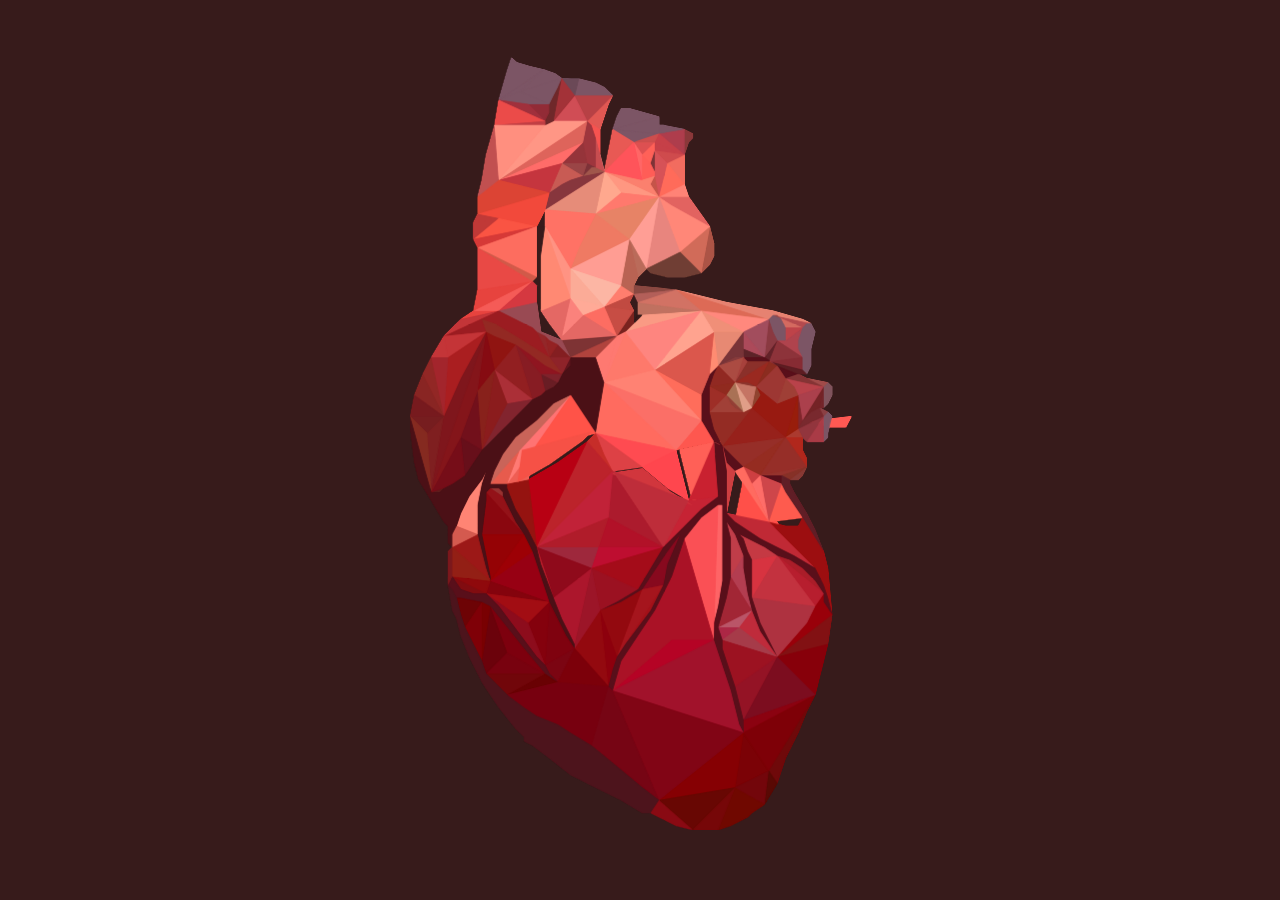
<file: json-server/traitim/index.html>
<!DOCTYPE html>
<html lang="en">
<head>
    <meta charset="UTF-8">
    <meta http-equiv="X-UA-Compatible" content="IE=edge">
    <meta name="viewport" content="width=device-width, initial-scale=1.0">
    <link rel="shortcut icon"
        href="https://static.vecteezy.com/system/resources/thumbnails/004/974/002/small/human-heart-anatomy-glyph-icon-silhouette-symbol-negative-space-isolated-illustration-vector.jpg" />
    <link rel="stylesheet" href="style.css">
    <title>Tấn Lượng</title>

</head>
<body>
    <section>
    
        <svg version="1.1" xmlns="http://www.w3.org/2000/svg" xmlns:xlink="http://www.w3.org/1999/xlink" x="0px" y="0px"
          viewBox="0 0 1194.13477 1200" style="enable-background:new 0 0 1194.13477 1200;" xml:space="preserve">
     
     <defs>
         <filter id="polycleaner" color-interpolation-filters="sRGB">
           <feComponentTransfer>
             <feFuncA type="table" tableValues="0 0.5 1 1" />
           </feComponentTransfer>
         </filter>
       </defs>
       
     <g id="low-poly" class='low-poly' stroke-width="0" stroke-linejoin="round" filter="url(#polycleaner)">
         <g filter="url(#polycleaner)">
                   <polygon class="st347" points="725.3847,693.75 787.8847,706.25 737.8847,631.25 		"/>
     
           
           <polygon class="st146" points="669.1347,675 706.6347,587.5 650.3847,600 		"/>
           <!-- Blacks-->
           <polygon class="st28" points="700.3847,543.75 700.3847,512.5 700.3847,506.25 706.6347,487.5 712.64435,475.48077 
                 700.3847,487.5 687.8847,518.75 687.8847,555.97827 688.1347,556.25 687.8847,555.97827 687.8847,556.25 706.6347,587.5 
                 719.1347,593.75 706.6347,568.75 		"/>
           <polygon class="st30" points="737.8847,631.25 750.3847,625 737.8847,612.5 719.46362,594.07892 725.3847,618.75 		"/>
           <polygon class="st68" points="581.6347,381.25 587.8656,393.71179 588.1347,393.75 587.8847,394.12128 587.8847,406.25 
                 587.8847,412.5 594.1347,400 594.1347,381.25 588.1347,368.75 587.81702,368.88538 		"/>
           <polygon class="st138" points="790.5163,468.42108 788.73035,467.23047 788.14758,468.71716 		"/>
           <polygon class="st156" points="806.8822,637.62378 806.6347,637.5 800.3847,637.5 787.8847,637.5 775.3847,637.5 806.6347,650 		
                 "/>
           <polygon class="st204" points="812.8847,493.75 813.25598,494.12128 813.36676,493.80182 813.1347,493.75 831.6347,487.5 
                 800.3847,475 		"/>
           <polygon class="st227" points="456.88455,243.77081 456.80618,243.76428 456.60971,243.79999 450.38474,256.25 444.13474,268.75 
                 456.63474,268.75 		"/>
           <polygon class="st278" points="362.87363,599.8446 362.88474,600 362.90622,599.86395 		"/>
           <polygon class="st301" points="444.13474,381.25 450.38474,393.75 450.38474,312.5 456.63474,268.75 444.13474,268.75 
                 444.13474,281.25 444.13474,300 444.13474,331.25 444.13474,343.75 437.88474,350 444.13474,356.25 		"/>
           <polygon class="st354" points="337.88474,637.5 375.38474,606.25 425.38474,556.25 444.13474,543.75 487.88474,500 
             494.13474,487.5 494.13474,475 481.63474,487.5 475.43436,499.90082 469.13474,506.25 456.63474,512.5 450.38474,518.75 
             437.83511,525.04962 362.90622,599.86395 	"/>
           <!-- Blacks-->
           
           
           
             
           
           <!-- top left -->
            <polygon class="st219" points="375.38474,393.75 350.63474,393.75 437.88474,350 356.63474,362.5 350.38474,393.75 
                 331.63474,406.25 387.88474,393.75 		"/>
           <!-- top left -->
     
     
             <polygon class="st24" points="769.1347,506.25 800.3847,475 787.8847,468.75 		"/>
           
           
             <polygon class="st25" points="719.46362,594.07892 737.8847,612.5 750.3847,625 812.8847,581.25 719.3847,593.75 		"/>
             <polygon class="st26" points="762.8847,631.25 775.3847,637.5 812.8847,581.25 750.3847,625 		"/>
             <polygon class="st27" points="719.3847,593.75 812.8847,581.25 762.8847,537.5 		"/>
             
             <polygon class="st29" points="800.3847,531.25 769.1347,506.25 775.3847,518.75 762.8847,537.5 812.8847,581.25 775.6347,518.75 
                 812.8847,581.25 831.6347,518.75 		"/>
             
             <polygon class="st31" points="831.6347,556.25 831.6347,537.5 831.6347,518.75 812.8847,581.25 831.69659,568.87378 
                 831.6347,568.75 		"/>
             <polygon class="st32" points="725.3847,618.75 719.46362,594.07892 719.1347,593.75 725.3847,631.25 725.3847,662.5 
                 725.3847,693.75 737.8847,631.25 		"/>
             
             <polygon class="st34" points="700.3847,487.5 706.77362,426.06836 706.6347,425 619.1347,481.25 687.8847,518.75 		"/>
             
             <polygon class="st35" points="800.3847,475 792.8847,470 787.8847,468.75 		"/>
             <polygon class="st36" points="806.6347,437.5 800.3847,437.5 837.8847,462.5 831.6347,450 831.6347,437.5 837.80249,418.9967 
                 812.8847,437.5 		"/>
             <polygon class="st37" points="788.14758,468.71716 788.1347,468.75 788.14758,468.71716 787.8847,468.75 792.8847,470 
                 790.5163,468.42108 		"/>
             
             <polygon class="st39" points="792.8847,470 837.8847,481.25 837.8847,475 837.8847,462.5 790.5163,468.42108 		"/>
             <polygon class="st35" points="788.73035,467.23047 790.5163,468.42108 837.8847,462.5 800.3847,437.5 		"/>
             <polygon class="st40" points="719.3847,593.75 762.8847,537.5 750.3847,543.75 700.3847,543.75 706.6347,568.75 719.1347,593.75 
                 719.46362,594.07892 		"/>
             <polygon class="st41" points="831.6347,518.75 869.1347,506.25 813.36676,493.80182 813.25598,494.12128 825.3847,506.25 		"/>
             <polygon class="st37" points="800.3847,531.25 813.25598,494.12128 812.8847,493.75 800.3847,475 769.1347,506.25 		"/>
             
             <polygon class="st43" points="831.6347,518.75 825.3847,506.25 813.25598,494.12128 800.3847,531.25 		"/>
             
             <polygon class="st8" points="544.98944,187.63501 544.8847,187.5 544.86212,187.60657 		"/>
             <polygon class="st3" points="544.86212,187.60657 544.8847,187.5 544.755,187.58264 		"/>
             <polygon class="st45" points="481.88474,175 519.1347,175 512.92609,143.95697 481.63474,175 		"/>
             <polygon class="st46" points="512.92609,143.95697 512.8847,143.75 388.49423,199.83789 481.60257,175.07507 481.63474,175 		"/>
             <polygon class="st47" points="544.8847,187.5 544.61804,187.55206 544.755,187.58264 		"/>
             <polygon class="st47" points="545.34473,187.71429 544.8847,187.5 544.98944,187.63501 		"/>
             <polygon class="st48" points="619.1347,143.75 587.8847,143.75 600.3847,162.5 		"/>
             <polygon class="st49" points="587.8847,143.75 600.3847,200 600.3847,162.5 		"/>
             <polygon class="st50" points="619.1347,187.5 612.8847,175 600.3847,162.5 600.3847,200 619.1347,193.75 		"/>
             <polygon class="st51" points="569.1347,218.75 625.30682,224.96375 545.34473,187.71429 544.98944,187.63501 		"/>
             <polygon class="st52" points="625.36481,224.97015 612.8847,206.25 600.6347,200 612.8847,206.25 619.1347,193.75 600.3847,200 
                 545.34473,187.71429 625.30682,224.96375 		"/>
             <polygon class="st8" points="456.88474,243.75 456.88455,243.77081 531.6347,250 544.86212,187.60657 544.755,187.58264 
                 456.63474,243.75 456.80618,243.76428 		"/>
             <polygon class="st53" points="494.13474,200 512.8847,193.75 481.71152,175.04608 481.60257,175.07507 462.88474,218.75 
                 481.63474,206.25 		"/>
             <polygon class="st54" points="388.49423,199.83789 388.13474,200 388.49423,199.83789 387.88474,200 462.88474,218.75 
                 481.60257,175.07507 		"/>
             <polygon class="st55" points="544.61804,187.55206 512.8847,193.75 494.13474,200 481.63474,206.25 462.88474,218.75 
                 456.63474,243.75 544.755,187.58264 		"/>
             <polygon class="st56" points="481.60257,175.07507 481.71152,175.04608 481.63474,175 		"/>
             <polygon class="st57" points="512.8847,143.75 519.1347,112.5 387.88474,200 388.49423,199.83789 		"/>
             <polygon class="st58" points="612.8847,175 619.1347,156.25 619.1347,143.75 600.3847,162.5 		"/>
             <polygon class="st59" points="481.63474,175 481.71152,175.04608 481.88474,175 		"/>
             <polygon class="st60" points="481.88474,175 481.71152,175.04608 512.8847,193.75 519.1347,175 		"/>
             <polygon class="st61" points="512.8847,193.75 525.3847,181.25 531.6347,181.25 519.1347,175 		"/>
             <polygon class="st62" points="512.8847,193.75 544.61804,187.55206 544.3847,187.5 544.15704,187.38837 544.1347,187.5 
                 544.09979,187.36035 531.6347,181.25 525.3847,181.25 		"/>
             <polygon class="st63" points="512.92609,143.95697 513.1347,143.75 512.92609,143.95697 519.1347,175 531.6347,181.25 
                 531.6347,175 531.6347,150 531.6347,137.5 525.3847,118.75 519.1347,112.5 512.8847,143.75 		"/>
             <polygon class="st64" points="581.6347,381.25 587.81702,368.88538 544.1347,387.5 587.8656,393.71179 		"/>
             <polygon class="st65" points="600.3847,400 587.8847,412.5 575.3847,425 687.8847,393.75 594.1347,400 		"/>
             <polygon class="st66" points="687.8847,393.75 594.1347,381.25 594.1347,400 		"/>
             <polygon class="st67" points="619.1347,187.5 619.1347,156.25 612.8847,175 		"/>
             <polygon class="st68" points="581.6347,381.25 587.8656,393.71179 588.1347,393.75 587.8847,394.12128 587.8847,406.25 
                 587.8847,412.5 594.1347,400 594.1347,381.25 588.1347,368.75 587.81702,368.88538 		"/>
             <polygon class="st69" points="587.81702,368.88538 588.1347,368.75 587.8847,368.58551 587.8847,368.75 		"/>
             <polygon class="st16" points="587.8847,393.75 587.8656,393.71179 544.1347,387.5 562.8847,431.25 587.8847,394.12128 		"/>
             <polygon class="st70" points="512.8847,400 562.8847,431.25 544.1347,387.5 		"/>
             <polygon class="st71" points="587.8847,406.25 587.8847,394.12128 562.8847,431.25 575.3847,425 587.8847,412.5 		"/>
             <polygon class="st72" points="481.63474,431.25 494.32669,375.25598 494.19528,375.08075 450.38474,393.75 462.88474,412.5 
                 481.52878,437.35876 481.88474,437.5 562.8847,431.25 512.8847,400 		"/>
             <polygon class="st73" points="587.8847,394.12128 588.1347,393.75 587.8656,393.71179 587.8847,393.75 		"/>
             <polygon class="st69" points="587.81702,368.88538 587.8847,368.75 587.8847,368.58551 569.1347,356.25 544.1347,387.5 		"/>
             <polygon class="st74" points="594.1347,400 587.8847,412.5 600.3847,400 		"/>
             <polygon class="st75" points="619.1347,193.75 612.8847,206.25 625.36481,224.97015 625.37903,224.97174 		"/>
             <polygon class="st76" points="625.30682,224.96375 625.3847,225 625.36481,224.97015 		"/>
             <polygon class="st76" points="625.36481,224.97015 625.3847,225 625.37903,224.97174 		"/>
             <polygon class="st76" points="625.3847,225 625.39142,224.97308 625.37903,224.97174 		"/>
             <polygon class="st77" points="619.1347,193.75 625.37903,224.97174 625.39142,224.97308 637.8847,175 619.42572,156.29156 
                 619.1347,156.25 619.1347,187.5 		"/>
             <polygon class="st78" points="494.32706,331.15387 494.13474,331.25 544.1347,387.5 569.1347,356.25 494.38474,331.25 		"/>
             <polygon class="st79" points="506.63474,300 494.23471,331 494.32706,331.15387 581.6347,287.5 531.6347,250 		"/>
             <polygon class="st80" points="494.38474,331.25 569.1347,356.25 581.6347,287.5 494.32706,331.15387 		"/>
             <polygon class="st3" points="544.98944,187.63501 544.86212,187.60657 531.6347,250 569.1347,218.75 		"/>
             <polygon class="st81" points="581.6347,287.5 625.3847,225 531.6347,250 		"/>
             <polygon class="st82" points="569.1347,218.75 531.6347,250 625.3847,225 625.30682,224.96375 		"/>
             <polygon class="st83" points="462.88474,100 462.88474,87.5 431.63474,87.5 456.42776,112.29303 456.68088,112.40765 		"/>
             <polygon class="st84" points="456.67014,918.21881 456.63474,918.75 456.83786,918.63391 		"/>
             <polygon class="st84" points="456.83786,918.63391 500.38474,893.75 487.88474,875 475.38474,850 462.88474,825 
                 456.67014,918.21881 		"/>
             <polygon class="st85" points="375.38474,793.75 369.13474,812.5 462.88474,825 		"/>
             <polygon class="st86" points="431.63474,856.25 369.13474,812.5 381.63474,825 387.88474,831.25 406.63474,856.25 
                 425.38474,881.25 444.13474,906.25 456.63474,918.75 456.67014,918.21881 		"/>
             <polygon class="st87" points="462.88474,825 369.13474,812.5 431.63474,856.25 		"/>
             <polygon class="st88" points="456.67014,918.21881 462.88474,825 431.63474,856.25 		"/>
             <polygon class="st89" points="450.38474,787.5 437.93185,750.14142 375.38474,793.75 462.88474,825 		"/>
             <polygon class="st90" points="425.63474,725 424.68246,723.94666 425.38474,725 		"/>
             <polygon class="st91" points="424.68246,723.94666 369.13474,662.5 369.13474,675 362.88474,725 425.38474,725 		"/>
             <polygon class="st92" points="437.88474,750 425.4863,725.20312 375.38474,793.75 437.93185,750.14142 		"/>
             <polygon class="st93" points="425.38474,725 362.88474,725 369.13474,756.25 375.38474,787.5 375.38474,793.75 
                 425.4863,725.20312 		"/>
             <polygon class="st94" points="363.13474,600 363.43039,599.45435 362.978,599.90674 		"/>
             <polygon class="st95" points="456.63474,243.75 456.60971,243.79999 456.80618,243.76428 		"/>
             <polygon class="st96" points="463.13474,931.25 500.38474,893.75 456.83786,918.63391 456.88474,918.75 456.83786,918.63391 
                 456.63474,918.75 462.88474,931.25 475.38474,943.75 500.38474,893.75 		"/>
             <polygon class="st97" points="456.42776,112.29303 456.63474,112.5 456.68088,112.40765 		"/>
             <polygon class="st98" points="494.13474,112.5 519.1347,112.5 500.38474,75 469.13474,112.5 481.63474,112.5 		"/>
             <polygon class="st99" points="706.8847,425 706.6347,425 706.77362,426.06836 		"/>
             <polygon class="st100" points="350.63474,393.75 375.38474,393.75 387.88474,393.75 437.88474,350 		"/>
             <polygon class="st101" points="425.4863,725.20312 425.63474,725 425.38474,725 		"/>
             <polygon class="st102" points="281.63474,575 288.05765,661.46246 306.63474,550 		"/>
             <polygon class="st103" points="494.13474,475 494.13474,468.75 494.13474,462.5 481.63474,487.5 		"/>
             <polygon class="st104" points="256.88474,550 281.63474,575 306.63474,550 		"/>
             <polygon class="st105" points="300.38474,662.5 306.63474,656.25 288.13474,662.5 		"/>
             <polygon class="st106" points="319.13474,787.5 331.63474,806.25 350.38474,812.5 369.13474,812.5 319.45572,787.53564 		"/>
             <polygon class="st107" points="787.8681,1075.13257 787.8847,1075 750.3847,1018.75 737.8847,1100 		"/>
             <polygon class="st108" points="787.94788,1075.09302 787.8847,1075 787.8681,1075.13257 		"/>
             <polygon class="st109" points="737.8847,1100 750.3847,1018.75 625.3847,1118.75 		"/>
             <polygon class="st110" points="562.8847,1068.75 600.3847,1100 625.3847,1118.75 525.3847,1037.5 		"/>
             <polygon class="st111" points="331.63474,818.75 325.38474,818.75 331.63474,843.75 337.88474,862.5 362.88474,825 		"/>
             <polygon class="st112" points="831.6347,643.75 837.8847,637.5 844.1347,625 819.1347,643.75 		"/>
             <polygon class="st113" points="337.88474,862.5 350.38474,887.5 362.88474,912.5 362.88474,825 		"/>
             <polygon class="st114" points="581.6347,93.75 569.1347,93.75 562.8847,106.25 556.6347,125 625.3847,106.25 		"/>
             <polygon class="st115" points="433.32584,31.20184 414.66769,25.71417 406.63474,18.75 400.38474,37.5 387.88474,81.25 
                 455.27658,36.68958 		"/>
             <polygon class="st116" points="412.88474,706.25 406.63474,693.75 400.38474,681.25 394.13474,668.75 375.63474,656.25 
                 375.38474,656.25 369.13474,662.5 424.68246,723.94666 		"/>
             <polygon class="st117" points="694.1347,331.25 700.3847,325 706.6347,312.5 706.6347,293.75 700.52826,269.3241 687.8847,337.5 
                         "/>
             <polygon class="st118" points="669.1347,143.75 675.3847,137.5 675.3847,131.25 662.8847,125 662.8847,162.5 		"/>
             <polygon class="st119" points="456.63474,931.25 400.38474,962.5 475.38474,943.75 		"/>
             <polygon class="st120" points="319.45572,787.53564 369.13474,812.5 375.38474,793.75 		"/>
             <polygon class="st121" points="556.92896,125.02673 587.8847,143.75 625.3847,131.25 		"/>
             <polygon class="st122" points="394.13474,662.5 387.88474,656.25 375.63474,656.25 394.13474,668.75 		"/>
             <polygon class="st123" points="356.63474,681.25 362.88474,650 369.13474,631.25 362.88474,643.75 344.13474,668.75 
                 331.63474,693.75 325.38474,712.5 356.63474,725 356.63474,700 		"/>
             <polygon class="st124" points="400.38474,900 369.13474,931.25 456.63474,931.25 		"/>
             <polygon class="st125" points="369.13474,931.25 381.63474,943.75 400.38474,962.5 456.63474,931.25 		"/>
             <polygon class="st126" points="363.13474,912.5 400.38474,900 375.38474,831.25 362.88474,912.5 369.13474,931.25 400.38474,900 
                         "/>
             <polygon class="st127" points="456.63474,931.25 425.38474,893.75 400.38474,862.5 375.38474,831.25 400.38474,900 		"/>
             <polygon class="st128" points="362.88474,825 362.88474,912.5 375.38474,831.25 		"/>
             <polygon class="st129" points="494.13474,112.5 481.63474,112.5 469.13474,112.5 456.63474,118.75 387.88474,200 519.1347,112.5 
                         "/>
             <polygon class="st130" points="737.8847,500 750.57129,462.68658 750.50909,462.62439 713.1347,475 		"/>
             <polygon class="st131" points="750.50909,462.62439 750.3847,462.5 737.8847,462.5 725.3847,468.75 713.28308,474.80078 
                 713.1347,475 		"/>
             <polygon class="st132" points="713.11945,474.88263 706.77362,426.06836 700.3847,487.5 712.64435,475.48077 712.8847,475 		"/>
             <polygon class="st133" points="756.6347,468.75 750.57129,462.68658 737.8847,500 		"/>
             <polygon class="st134" points="713.28308,474.80078 713.11945,474.88263 713.1347,475 		"/>
             <polygon class="st135" points="750.60297,462.59326 750.50909,462.62439 750.57129,462.68658 		"/>
             <polygon class="st136" points="650.3847,600 706.6347,587.5 687.8847,556.25 		"/>
             <polygon class="st137" points="800.3847,437.5 781.6347,462.5 788.73035,467.23047 		"/>
             
             <polygon class="st139" points="750.6347,462.5 750.60297,462.59326 750.8847,462.5 		"/>
             <polygon class="st134" points="713.11945,474.88263 712.8847,475 712.64435,475.48077 713.1347,475 		"/>
             <polygon class="st140" points="756.6347,500 769.1347,506.25 787.8847,468.75 738.1347,500 		"/>
             <polygon class="st141" points="750.8847,462.5 781.6347,462.5 750.3847,450 		"/>
             <polygon class="st138" points="750.60297,462.59326 750.57129,462.68658 756.6347,468.75 762.8847,468.75 775.3847,468.75 
                 787.8847,468.75 788.14758,468.71716 788.73035,467.23047 781.6347,462.5 750.8847,462.5 		"/>
             <polygon class="st142" points="781.6347,462.5 750.3847,425 750.3847,450 		"/>
             <polygon class="st99" points="713.11945,474.88263 713.28308,474.80078 750.3847,425 706.8847,425 706.77362,426.06836 		"/>
             <polygon class="st143" points="725.3847,468.75 737.8847,462.5 750.3847,462.5 750.50909,462.62439 750.60297,462.59326 
                 750.6347,462.5 750.8847,462.5 750.3847,450 750.3847,425 713.28308,474.80078 		"/>
             <polygon class="st135" points="762.8847,468.75 756.6347,468.75 737.8847,500 738.1347,500 787.8847,468.75 775.3847,468.75 		"/>
             <polygon class="st144" points="737.8847,500 700.3847,506.25 725.3847,518.75 		"/>
             <polygon class="st145" points="700.3847,506.25 700.3847,512.5 700.3847,543.75 725.3847,518.75 		"/>
             
             <polygon class="st134" points="713.1347,475 712.64435,475.48077 706.6347,487.5 700.3847,506.25 737.8847,500 		"/>
             <polygon class="st147" points="731.6347,531.25 725.3847,518.75 700.3847,543.75 750.3847,543.75 737.8847,537.5 		"/>
             <polygon class="st148" points="625.42999,224.97736 625.39142,224.97308 625.3847,225 		"/>
             <polygon class="st149" points="812.8847,712.5 831.6347,712.5 838.02118,700.21832 837.90271,700.02887 787.8847,706.25 		"/>
             <polygon class="st150" points="837.90271,700.02887 837.8847,700 812.8847,662.5 806.6347,650 787.8847,706.25 		"/>
             <polygon class="st151" points="838.1347,700 837.90271,700.02887 838.02118,700.21832 		"/>
             <polygon class="st152" points="537.8847,837.5 562.8847,825 594.1347,806.25 525.3847,775 		"/>
             
             <polygon class="st154" points="737.8847,706.25 775.3847,731.25 825.3847,756.25 856.6347,775 787.8847,706.25 725.3847,693.75 		
                 "/>
             <polygon class="st148" points="625.71997,225.22351 625.6347,225 625.3847,225 		"/>
             <polygon class="st155" points="625.6347,225 625.42999,224.97736 625.3847,225 		"/>
             
             <polygon class="st157" points="837.8847,581.25 831.69659,568.87378 812.8847,581.25 		"/>
             <polygon class="st158" points="625.3847,131.25 587.8847,143.75 619.1347,143.75 		"/>
             <polygon class="st159" points="631.6347,743.75 662.8847,712.5 687.8847,687.5 712.82629,668.79382 669.1347,675 		"/>
             <polygon class="st160" points="444.38474,743.75 525.3847,775 535.80139,743.75 		"/>
             <polygon class="st161" points="525.3847,775 631.5813,743.83905 631.6347,743.75 535.80139,743.75 		"/>
             <polygon class="st162" points="535.80139,743.75 631.6347,743.75 550.3847,700 		"/>
             <polygon class="st163" points="712.82629,668.79382 712.8847,668.75 706.6347,587.5 669.1347,675 		"/>
             <polygon class="st164" points="594.1347,806.25 631.5813,743.83905 525.3847,775 		"/>
             <polygon class="st165" points="550.3847,700 631.6347,743.75 556.85364,631.57843 		"/>
             <polygon class="st166" points="669.1347,675 650.3847,600 600.3847,625 637.8847,656.25 		"/>
             <polygon class="st167" points="556.8847,631.25 556.87585,631.34375 669.1347,675 637.8847,656.25 600.3847,625 556.6347,631.25 
                 556.87585,631.34375 		"/>
             <polygon class="st168" points="556.85364,631.57843 556.6347,631.25 444.55905,743.57526 550.3847,700 		"/>
             <polygon class="st169" points="550.3847,700 444.55905,743.57526 444.38474,743.75 535.80139,743.75 		"/>
             <polygon class="st170" points="444.13474,356.25 437.88474,350 387.88474,393.75 444.13474,381.25 		"/>
             <polygon class="st171" points="594.3385,343.5462 606.6347,331.25 581.6347,287.5 		"/>
             <polygon class="st172" points="625.71997,225.22351 625.3847,225 606.6347,331.25 656.6347,306.25 		"/>
             <polygon class="st173" points="606.6347,331.25 612.8847,337.5 637.8847,343.75 650.3847,343.75 662.8847,343.75 687.8847,337.5 
                 656.6347,306.25 		"/>
             <polygon class="st174" points="569.1347,356.25 587.8847,368.58551 587.8847,356.25 594.1347,343.75 594.3385,343.5462 
                 581.6347,287.5 		"/>
             <polygon class="st1" points="656.6347,306.25 687.8847,337.5 700.52826,269.3241 700.42859,268.92566 		"/>
             <polygon class="st175" points="594.1347,381.25 650.3847,362.5 588.1347,368.75 		"/>
             <polygon class="st176" points="588.1347,368.75 650.3847,362.5 587.8847,356.25 587.8847,368.58551 		"/>
             <polygon class="st177" points="805.0722,404.6875 837.8847,418.75 844.1347,412.5 850.3847,412.5 850.18628,412.40082 
                 802.16028,401.77557 		"/>
             <polygon class="st178" points="787.8847,406.25 650.3847,362.5 687.8847,393.75 		"/>
             <polygon class="st179" points="625.71997,225.22351 656.6347,306.25 700.42859,268.92566 700.3847,268.75 700.22144,268.52142 
                 644.1347,237.5 		"/>
             <polygon class="st180" points="687.8847,393.75 650.3847,362.5 594.1347,381.25 		"/>
             <polygon class="st181" points="794.1347,400 800.3847,400 802.16028,401.77557 850.18628,412.40082 837.8847,406.25 
                 794.1347,393.75 725.3847,381.25 650.3847,362.5 787.8847,406.25 		"/>
             <polygon class="st182" points="662.8847,162.5 662.8847,125 625.3847,131.25 		"/>
             <polygon class="st148" points="625.71997,225.22351 644.1347,237.5 700.22144,268.52142 669.1347,225 625.6347,225 		"/>
             <polygon class="st183" points="619.1347,143.75 619.1347,156.25 619.42572,156.29156 619.3847,156.25 619.42572,156.29156 
                 662.8847,162.5 619.3847,143.75 662.8847,162.5 625.3847,131.25 		"/>
             <polygon class="st184" points="556.8847,125 556.92896,125.02673 625.3847,131.25 625.3847,118.75 625.3847,106.25 556.6347,125 
                 556.92896,125.02673 		"/>
             <polygon class="st185" points="587.8847,143.75 556.92896,125.02673 556.6347,125 550.3847,156.25 544.35211,186.41302 
                 544.6347,187.5 		"/>
             <polygon class="st186" points="662.8847,125 631.6347,118.75 625.3847,118.75 625.3847,131.25 		"/>
             <polygon class="st155" points="625.6347,225 669.1347,225 662.8847,206.25 625.42999,224.97736 		"/>
             <polygon class="st76" points="625.39142,224.97308 625.42999,224.97736 662.8847,206.25 637.8847,175 		"/>
             <polygon class="st187" points="662.8847,206.25 662.8847,193.75 662.8847,181.25 662.8847,162.62378 637.8847,175 		"/>
             <polygon class="st188" points="637.8847,175 662.8847,162.62378 662.8847,162.5 619.42572,156.29156 		"/>
             <polygon class="st2" points="837.8847,418.75 837.80249,418.9967 838.1347,418.75 837.80249,418.9967 831.6347,437.5 
                 831.6347,450 837.8847,462.5 837.8847,475 837.8847,481.25 844.1347,487.5 850.3847,475 850.3847,450 856.6347,425 
                 850.3847,412.5 844.1347,412.5 		"/>
             <polygon class="st189" points="812.8847,581.25 844.1347,625 844.1347,618.75 844.1347,612.5 837.8847,600 837.8847,593.75 
                 838.12982,593.50488 837.8847,581.25 		"/>
             <polygon class="st190" points="775.3847,637.5 844.1347,625 812.8847,581.25 		"/>
             <polygon class="st191" points="787.8847,637.5 800.3847,637.5 806.6347,637.5 806.8822,637.62378 806.8847,637.5 844.1347,625 
                 775.3847,637.5 		"/>
             
             <polygon class="st47" points="544.3847,187.5 544.61804,187.55206 544.8847,187.5 545.34473,187.71429 600.3847,200 
                 587.8847,143.75 544.6347,187.5 544.35211,186.41302 544.15704,187.38837 		"/>
             
             <polygon class="st194" points="869.1347,812.86768 856.6347,831.25 844.1347,856.25 800.3847,906.25 881.60394,843.96533 
                 881.6347,843.75 869.1347,825 		"/>
             <polygon class="st195" points="831.6347,712.5 812.8847,712.5 787.8847,706.25 856.6347,775 869.1347,800 875.3847,818.75 
                 881.6347,843.75 875.3847,775 869.1347,750 838.02118,700.21832 		"/>
             
             <polygon class="st197" points="806.8822,637.62378 819.1347,643.75 844.1347,625 806.8847,637.5 		"/>
             <polygon class="st198" points="869.1347,550.37128 844.1347,587.5 869.1347,587.5 869.38269,587.25201 869.1347,556.25 		"/>
             <polygon class="st199" points="875.3847,500 844.1347,493.75 869.1347,506.25 		"/>
             <polygon class="st200" points="813.36676,493.80182 813.3847,493.75 813.36676,493.80182 869.1347,506.25 844.1347,493.75 
                 831.6347,487.5 813.1347,493.75 		"/>
             <polygon class="st201" points="869.1347,550.37128 869.3847,550 869.1347,550.37128 869.1347,556.25 869.38269,587.25201 
                 875.3847,581.25 875.3847,575 881.6347,550 875.3847,543.75 869.1347,550 		"/>
             <polygon class="st202" points="792.8847,470 800.3847,475 831.6347,487.5 844.1347,487.5 837.8847,481.25 		"/>
             <polygon class="st203" points="869.1347,518.75 869.38141,537.2533 875.3847,531.25 881.6347,518.75 881.6347,506.25 
                 875.3847,500 869.1347,506.25 		"/>
             
             
             <polygon class="st206" points="875.3847,543.75 862.8847,537.5 869.1347,550 		"/>
             
             <polygon class="st208" points="869.1347,506.25 862.8847,537.5 869.1347,537.5 869.38141,537.2533 869.1347,518.75 		"/>
             <polygon class="st209" points="275.38474,487.5 262.88474,518.75 306.63474,550 		"/>
             <polygon class="st210" points="369.13474,775 362.88474,750 356.63474,725 319.13474,743.75 375.38474,793.75 		"/>
             <polygon class="st211" points="325.38474,712.5 331.63474,693.75 344.13474,668.75 362.88474,643.75 369.13474,631.25 
                 362.88474,650 356.63474,681.25 356.63474,700 356.63474,725 362.88474,750 369.13474,775 375.38474,793.75 375.38474,787.5 
                 369.13474,756.25 362.88474,725 369.13474,675 369.13474,662.5 375.38474,656.25 375.63474,656.25 387.88474,656.25 
                 394.13474,662.5 394.13474,668.75 400.38474,681.25 406.63474,693.75 412.88474,706.25 424.68246,723.94666 425.63474,725 
                 425.4863,725.20312 437.88474,750 437.93185,750.14142 438.13474,750 437.93185,750.14142 450.38474,787.5 462.88474,825 
                 475.38474,850 487.88474,875 500.38474,893.75 500.38474,887.5 494.13474,875 481.63474,850 469.13474,818.75 450.38474,768.75 
                 444.13474,743.75 431.63474,718.75 412.88474,687.5 400.38474,656.25 400.38474,650 381.63474,650 375.38474,650 
                 381.63474,631.25 394.13474,606.25 412.88474,581.25 444.13474,556.25 469.13474,531.25 481.63474,525 494.38474,518.75 
                 531.6347,575 544.1347,500 494.63474,518.75 544.1347,500 531.6347,462.5 519.1347,481.25 500.38474,512.5 494.13474,518.75 
                 487.88474,500 444.13474,543.75 425.38474,556.25 406.63474,575 375.38474,606.25 356.63474,631.25 331.63474,662.5 
                 319.13474,687.5 313.13474,712.5 319.13474,687.5 331.63474,662.5 356.63474,631.25 375.38474,606.25 406.63474,575 
                 425.38474,556.25 444.13474,543.75 487.88474,500 494.13474,487.5 494.38474,475 494.13474,487.5 487.88474,500 494.13474,518.75 
                 500.38474,512.5 519.1347,481.25 531.6347,462.5 494.13474,462.5 494.13474,468.75 494.13474,475 481.63474,487.5 
                 475.43436,499.90082 475.63474,500 475.43436,499.90082 475.38474,500 469.13474,506.25 456.63474,512.5 450.38474,518.75 
                 437.88474,525 437.83511,525.04962 438.13474,525 437.83511,525.04962 431.63474,531.25 425.38474,537.5 419.13474,543.75 
                 400.38474,562.5 387.88474,575 375.38474,587.5 363.43039,599.45435 363.13474,600 362.978,599.90674 362.88474,600 
                 350.38474,618.75 337.88474,637.5 319.13474,650 306.63474,656.25 300.38474,662.5 288.13474,662.5 287.88474,662.5 
                 269.38474,643.75 287.88474,662.5 287.978,661.94031 256.63474,550 256.63474,568.75 262.88474,618.75 269.13474,643.75 
                 287.88474,675 306.63474,706.25 312.88474,712.5 312.88474,725 312.88474,737.5 319.13474,743.75 319.13474,725 		"/>
             <polygon class="st212" points="325.38474,712.5 319.13474,725 319.13474,743.75 356.63474,725 		"/>
             <polygon class="st213" points="600.3847,1106.25 562.8847,1081.25 525.3847,1050 512.8847,1037.5 487.88474,1025 
                 456.63474,1006.25 425.38474,993.75 406.63474,975 375.38474,950 375.63474,962.5 375.38474,950 406.63474,975 425.38474,993.75 
                 456.63474,1006.25 487.88474,1025 512.8847,1037.5 525.3847,1050 562.8847,1081.25 600.3847,1106.25 625.3847,1118.75 
                 600.3847,1100 562.8847,1068.75 525.3847,1037.5 494.13474,1018.75 475.38474,1006.25 444.13474,993.75 425.38474,981.25 
                 400.38474,962.5 381.63474,943.75 369.13474,931.25 362.88474,912.5 350.38474,887.5 337.88474,862.5 331.63474,843.75 
                 325.38474,818.75 319.13474,806.25 312.88474,800 319.13474,837.5 325.38474,850 331.63474,875 344.13474,906.25 
                 362.88474,943.75 375.38474,962.5 387.88474,981.25 412.88474,1012.5 425.38474,1025 425.38474,1031.25 437.88474,1037.5 
                 462.88474,1056.25 494.13474,1081.25 531.6347,1100 569.1347,1118.75 600.3847,1137.5 612.8847,1137.5 625.3847,1118.75 		"/>
             <polygon class="st214" points="319.13474,743.75 312.88474,750 312.88474,775 312.88474,800 319.13474,787.5 		"/>
             <polygon class="st215" points="288.05765,661.46246 281.63474,575 256.88474,550 256.63474,550 287.978,661.94031 		"/>
             <polygon class="st216" points="306.88474,431.25 362.88486,405.32404 387.88474,393.75 331.63474,406.25 306.63474,431.25 
                 287.88474,462.5 312.88474,462.5 		"/>
             <polygon class="st217" points="287.88474,462.5 275.38474,487.5 306.63474,550 		"/>
             <polygon class="st218" points="612.8847,1137.5 625.3847,1143.75 637.8847,1150 650.3847,1156.25 675.3847,1162.5 
                 625.3847,1118.75 		"/>
             
             <polygon class="st220" points="856.6347,831.25 762.8847,818.75 775.3847,856.25 787.8847,881.25 800.3847,906.25 
                 844.1347,856.25 		"/>
             <polygon class="st221" points="306.63474,550 262.88474,518.75 256.63474,550 256.88474,550 		"/>
             <polygon class="st222" points="750.3847,1018.75 856.6347,962.5 750.3847,1000 		"/>
             <polygon class="st223" points="787.94788,1075.09302 788.1347,1075 787.94788,1075.09302 800.46692,1093.5033 806.6347,1075 
                 812.8847,1056.25 831.6347,1018.75 844.1347,987.5 856.6347,962.5 787.8847,1075 		"/>
             <polygon class="st224" points="787.8847,1075 856.6347,962.5 750.3847,1018.75 		"/>
             <polygon class="st225" points="625.3847,1118.75 675.3847,1162.5 737.8847,1100 		"/>
             <polygon class="st226" points="800.3847,906.25 875.3847,887.5 881.60394,843.96533 		"/>
             
             <polygon class="st228" points="712.8847,1162.5 731.6347,1156.25 744.1347,1150 756.6347,1143.75 762.8847,1137.5 781.6347,1125 
                 737.8847,1100 		"/>
             <polygon class="st229" points="675.3847,1162.5 687.8847,1162.5 712.8847,1162.5 737.8847,1100 		"/>
             <polygon class="st230" points="737.8847,1100 781.6347,1125 787.8681,1075.13257 		"/>
             <polygon class="st231" points="787.8681,1075.13257 781.6347,1125 800.3847,1093.75 800.46692,1093.5033 787.94788,1075.09302 		
                 "/>
             <polygon class="st232" points="462.88474,87.5 469.13474,75 475.38474,62.5 481.06876,49.31128 419.13474,68.75 		"/>
             <polygon class="st233" points="481.06876,49.31128 471.19089,42.17725 455.27658,36.68958 419.13474,68.75 		"/>
             <polygon class="st234" points="531.6347,150 531.6347,175 531.6347,181.25 544.09979,187.36035 537.8847,162.5 
                 537.8847,161.53845 531.6347,137.5 		"/>
             <polygon class="st235" points="469.13474,75 462.88474,87.5 462.88474,100 456.68088,112.40765 456.88474,112.5 
                 456.68088,112.40765 456.63474,112.5 456.63474,118.75 469.13474,112.5 481.06876,49.31128 475.38474,62.5 		"/>
             <polygon class="st236" points="462.88474,87.5 419.13474,68.75 387.88474,81.25 431.63474,87.5 		"/>
             <polygon class="st237" points="456.42776,112.29303 387.88474,81.25 381.63474,118.75 456.63474,112.5 		"/>
             <polygon class="st238" points="431.63474,87.5 387.88474,81.25 456.42776,112.29303 		"/>
             <polygon class="st239" points="525.3847,118.75 531.6347,137.5 537.8847,161.53845 537.8847,125 537.92969,124.86511 
                 519.1347,112.5 		"/>
             <polygon class="st240" points="537.92969,124.86511 550.3847,87.5 556.6347,75 519.1347,112.5 		"/>
             <polygon class="st241" points="556.6347,75 544.1347,62.5 531.6347,56.25 506.63474,50 500.63474,75 		"/>
             <polygon class="st242" points="500.63474,75 506.63474,50 494.13474,50 481.06876,49.31128 500.38474,75 		"/>
             <polygon class="st243" points="356.63474,300 356.63474,362.5 437.88474,350 		"/>
             <polygon class="st244" points="456.63474,112.5 381.63474,118.75 456.63474,118.75 		"/>
             <polygon class="st245" points="387.88474,256.25 350.38474,287.5 444.13474,268.75 		"/>
             <polygon class="st246" points="350.38474,287.5 356.63474,300 444.13474,268.75 		"/>
             <polygon class="st247" points="444.13474,331.25 444.13474,300 444.13474,281.25 444.13474,268.75 356.63474,300 
                 444.13474,343.75 		"/>
             <polygon class="st248" points="444.13474,343.75 356.63474,300 437.88474,350 		"/>
             <polygon class="st249" points="350.63474,262.5 387.88474,256.25 356.63474,250 350.38474,262.5 350.38474,287.5 
                 387.88474,256.25 		"/>
             <polygon class="st95" points="444.13474,268.75 450.38474,256.25 456.60971,243.79999 388.13474,256.25 456.60971,243.79999 
                 456.63474,243.75 462.88474,218.75 356.63474,250 387.88474,256.25 		"/>
             <polygon class="st250" points="381.63474,118.75 369.13474,162.5 362.88474,200 356.63474,225 387.88474,200 		"/>
             <polygon class="st251" points="456.63474,118.75 381.63474,118.75 387.88474,200 		"/>
             <polygon class="st252" points="387.88474,200 356.63474,225 356.63474,250 462.88474,218.75 		"/>
             <polygon class="st253" points="856.6347,962.5 862.8847,937.5 869.1347,912.5 875.3847,887.5 800.3847,906.25 		"/>
             <polygon class="st254" points="287.88474,662.5 288.13474,662.5 288.02219,662.09814 		"/>
             <polygon class="st255" points="556.6347,631.25 544.1347,606.25 531.6347,575 519.1347,587.5 		"/>
             
             <polygon class="st257" points="356.63474,512.5 369.13474,425 288.09012,661.8996 288.13474,662.5 331.63474,581.25 		"/>
             <polygon class="st254" points="287.978,661.94031 287.88474,662.5 288.02219,662.09814 		"/>
             <polygon class="st258" points="650.3847,600 531.6347,575 600.3847,625 		"/>
             <polygon class="st259" points="544.1347,500 531.6347,575 650.3847,600 		"/>
             <polygon class="st260" points="437.88474,600 494.38474,518.75 419.13474,600 		"/>
             <polygon class="st261" points="556.6347,631.25 600.3847,625 531.6347,575 544.1347,606.25 		"/>
             <polygon class="st254" points="288.02219,662.09814 288.13474,662.5 288.09012,661.8996 		"/>
             <polygon class="st262" points="469.13474,818.75 481.63474,850 494.13474,875 500.38474,887.5 525.3847,775 		"/>
             <polygon class="st263" points="444.55905,743.57526 444.13474,743.75 444.38474,743.75 		"/>
             <polygon class="st264" points="475.38474,618.75 431.90598,643.59497 431.88474,643.75 444.13474,743.75 519.1347,587.5 		"/>
             <polygon class="st263" points="556.6347,631.25 519.1347,587.5 444.13474,743.75 444.55905,743.57526 		"/>
             <polygon class="st265" points="444.38474,743.75 469.13474,818.75 525.3847,775 		"/>
             <polygon class="st266" points="444.13474,743.75 450.38474,768.75 469.13474,818.75 444.38474,743.75 		"/>
             <polygon class="st267" points="375.38474,650 381.63474,650 400.38474,650 419.13474,600 		"/>
             <polygon class="st268" points="494.38474,518.75 481.63474,525 469.13474,531.25 444.13474,556.25 412.88474,581.25 
                 394.13474,606.25 381.63474,631.25 375.38474,650 419.13474,600 		"/>
             <polygon class="st269" points="419.13474,600 400.38474,650 437.88474,600 		"/>
             <polygon class="st90" points="431.90598,643.59497 431.63474,643.75 400.38474,650 400.38474,656.25 412.88474,687.5 
                 431.63474,718.75 444.13474,743.75 431.88474,643.75 		"/>
             <polygon class="st270" points="431.90598,643.59497 437.88474,600 400.38474,650 431.63474,643.75 		"/>
             <polygon class="st271" points="531.6347,575 494.38474,518.75 437.88474,600 		"/>
             <polygon class="st272" points="381.63474,481.25 437.88474,525 412.88474,443.75 		"/>
             <polygon class="st273" points="481.63474,487.5 494.13474,462.5 462.88474,462.5 		"/>
             <polygon class="st274" points="456.63474,512.5 469.13474,506.25 475.38474,500 475.43436,499.90082 450.38474,487.5 		"/>
             <polygon class="st275" points="431.63474,456.25 412.88474,443.75 450.38474,487.5 481.63474,487.5 456.63474,475 		"/>
             <polygon class="st276" points="475.43436,499.90082 481.63474,487.5 450.38474,487.5 		"/>
             <polygon class="st277" points="412.88474,443.75 437.88474,525 450.38474,518.75 456.63474,512.5 450.38474,487.5 		"/>
             <polygon class="st254" points="288.13474,662.5 306.63474,656.25 319.13474,650 337.88474,637.5 331.63474,581.25 		"/>
             
             <polygon class="st279" points="400.38474,531.25 437.83511,525.04962 437.88474,525 381.63474,481.25 		"/>
             <polygon class="st280" points="363.43039,599.45435 375.38474,587.5 387.88474,575 400.38474,562.5 419.13474,543.75 
                 425.38474,537.5 431.63474,531.25 437.83511,525.04962 400.38474,531.25 		"/>
     
     
          
     
     
     
             <polygon class="st94" points="381.63474,481.25 362.90622,599.86395 362.978,599.90674 363.43039,599.45435 400.38474,531.25 		
                 "/>
             <polygon class="st281" points="331.63474,581.25 337.88474,637.5 350.38474,618.75 362.88474,600 362.87363,599.8446 		"/>
             <polygon class="st282" points="575.3847,425 544.1347,500 619.1347,481.25 		"/>
             <polygon class="st283" points="687.8847,555.97827 619.1347,481.25 544.1347,500 687.8847,556.25 		"/>
             <polygon class="st284" points="562.8847,431.25 544.1347,500 575.3847,425 		"/>
             <polygon class="st285" points="481.63474,450 475.53354,443.8988 462.88474,462.5 494.13474,462.5 487.88474,456.25 		"/>
             <polygon class="st284" points="531.6347,462.5 544.1347,500 562.8847,431.25 		"/>
             <polygon class="st286" points="481.52878,437.35876 450.38474,425 438.13474,418.75 450.38474,425 444.13474,381.25 
                 387.88474,393.75 400.38474,400 412.88474,406.25 425.38474,412.5 437.88474,418.75 444.13474,425 456.63474,431.25 
                 462.88474,437.5 475.38474,443.75 475.53354,443.8988 475.63474,443.75 475.53354,443.8988 481.63474,450 487.88474,456.25 
                 494.13474,462.5 481.63474,437.5 		"/>
             <polygon class="st287" points="481.88474,437.5 481.52878,437.35876 481.63474,437.5 494.13474,462.5 562.8847,431.25 		"/>
             <polygon class="st288" points="494.13474,462.5 531.6347,462.5 562.8847,431.25 		"/>
             <polygon class="st289" points="762.97089,837.71552 762.8847,837.5 712.8847,862.5 744.1347,862.5 		"/>
             <polygon class="st290" points="412.88474,443.75 381.63474,431.25 369.13474,425 381.63474,481.25 		"/>
             <polygon class="st291" points="362.88474,406.25 381.63474,412.5 412.88474,431.25 462.88474,462.5 444.13474,425 
                 363.13474,406.25 444.13474,425 437.88474,418.75 425.38474,412.5 412.88474,406.25 400.38474,400 387.88474,393.75 
                 362.88486,405.32404 306.88474,431.25 369.13474,425 		"/>
             <polygon class="st292" points="306.88474,431.25 312.88474,462.5 369.13474,425 		"/>
             <polygon class="st293" points="475.53354,443.8988 475.38474,443.75 462.88474,437.5 456.63474,431.25 462.88474,462.5 		"/>
             <polygon class="st294" points="731.6347,787.5 725.3847,818.75 712.8847,862.5 762.8847,837.5 		"/>
             <polygon class="st295" points="456.63474,431.25 444.13474,425 462.88474,462.5 		"/>
             <polygon class="st296" points="744.1347,975 750.3847,1000 800.3847,906.25 737.8847,950 		"/>
             <polygon class="st297" points="737.8847,725 725.3847,706.25 731.6347,731.25 731.6347,787.5 750.3847,756.25 		"/>
             <polygon class="st298" points="756.6347,812.5 750.3847,775 750.3847,756.25 731.6347,787.5 762.8847,837.5 		"/>
             <polygon class="st299" points="331.63474,581.25 362.87363,599.8446 356.63474,512.5 		"/>
             <polygon class="st300" points="719.1347,893.75 725.3847,912.5 737.8847,950 800.3847,906.25 719.1347,881.25 		"/>
             
             <polygon class="st302" points="856.6347,793.75 837.8847,775 819.1347,762.5 800.3847,756.25 868.8371,812.05359 		"/>
             <polygon class="st303" points="362.88474,600 362.978,599.90674 362.90622,599.86395 		"/>
             <polygon class="st304" points="762.8847,762.5 762.8847,781.25 762.8847,818.75 800.3847,756.25 		"/>
             <polygon class="st305" points="869.1347,812.86768 869.1347,812.5 868.8371,812.05359 800.3847,756.25 856.6347,831.25 		"/>
             <polygon class="st306" points="781.6347,743.75 744.1347,725 750.3847,731.25 756.6347,750 762.8847,762.5 800.3847,756.25 		"/>
             <polygon class="st307" points="712.8847,862.5 719.1347,881.25 744.1347,862.5 		"/>
             <polygon class="st308" points="719.1347,881.25 800.3847,906.25 744.1347,862.5 		"/>
             <polygon class="st309" points="775.3847,868.75 762.97089,837.71552 744.1347,862.5 800.3847,906.25 787.8847,887.5 		"/>
             <polygon class="st310" points="644.1347,881.25 556.6347,956.25 706.6347,881.25 		"/>
             <polygon class="st311" points="538.1347,837.5 562.8847,906.25 600.3847,806.25 569.1347,825 537.8847,837.5 500.38474,893.75 
                 550.3847,950 		"/>
             <polygon class="st312" points="369.13474,425 312.88474,462.5 306.63474,550 331.63474,493.75 		"/>
             <polygon class="st313" points="550.3847,950 556.6347,925 562.8847,906.25 538.1347,837.5 		"/>
             <polygon class="st314" points="500.38474,893.75 475.38474,943.75 550.3847,950 		"/>
             <polygon class="st315" points="288.09012,661.8996 288.05765,661.46246 287.978,661.94031 288.02219,662.09814 		"/>
             <polygon class="st316" points="637.8847,768.75 656.6347,725 637.8847,750 600.3847,806.25 631.6347,800 		"/>
             <polygon class="st317" points="475.38474,943.75 400.38474,962.5 425.38474,981.25 444.13474,993.75 475.38474,1006.25 
                 494.13474,1018.75 525.3847,1037.5 550.3847,950 		"/>
             <polygon class="st318" points="575.3847,887.5 612.8847,837.5 631.6347,800 562.8847,906.25 		"/>
             <polygon class="st319" points="369.13474,425 331.63474,493.75 306.63474,550 288.05765,661.46246 288.09012,661.8996 		"/>
             <polygon class="st320" points="731.6347,956.25 712.8847,900 706.6347,881.25 556.6347,956.25 750.3847,1018.75 744.1347,1006.25 
                         "/>
             <polygon class="st321" points="569.3847,912.5 644.1347,881.25 706.6347,881.25 662.8847,731.25 644.1347,787.5 619.1347,837.5 
                 594.1347,875 569.1347,912.5 556.6347,956.25 644.1347,881.25 		"/>
             <polygon class="st322" points="706.6347,868.75 706.6347,856.25 707.5686,852.51434 713.1347,681.25 712.8847,681.25 
                 687.8847,700 662.8847,731.25 706.6347,881.25 		"/>
             <polygon class="st323" points="525.3847,775 500.38474,887.5 500.38474,893.75 537.8847,837.5 		"/>
             <polygon class="st324" points="712.8847,831.25 719.1347,793.75 719.1347,756.25 719.1347,712.5 719.1347,681.25 713.1347,681.25 
                 707.5686,852.51434 		"/>
             <polygon class="st110" points="550.3847,950 525.3847,1037.5 625.3847,1118.75 556.6347,956.25 		"/>
             <polygon class="st325" points="381.63474,481.25 369.13474,425 356.63474,512.5 		"/>
             <polygon class="st326" points="625.3847,1118.75 750.3847,1018.75 556.6347,956.25 		"/>
             <polygon class="st327" points="362.87363,599.8446 362.90622,599.86395 381.63474,481.25 356.63474,512.5 		"/>
             
             <polygon class="st329" points="706.6347,868.75 706.6347,881.25 707.5686,852.51434 706.6347,856.25 		"/>
             
             <polygon class="st330" points="869.1347,812.86768 869.3847,812.5 868.8371,812.05359 869.1347,812.5 		"/>
             <polygon class="st331" points="412.88474,431.25 381.63474,412.5 362.88474,406.25 369.13474,425 381.63474,431.25 
                 412.88474,443.75 431.63474,456.25 456.63474,475 481.63474,487.5 462.88474,462.5 		"/>
             <polygon class="st332" points="800.3847,437.5 806.6347,437.5 812.8847,437.5 812.8847,431.25 812.8847,418.75 806.6347,406.25 
                 805.0722,404.6875 794.1347,400 787.8847,406.25 794.1347,425 		"/>
             <polygon class="st333" points="802.16028,401.77557 794.1347,400 805.0722,404.6875 		"/>
             <polygon class="st334" points="800.3847,400 794.1347,400 802.16028,401.77557 		"/>
             <polygon class="st335" points="312.88474,462.5 287.88474,462.5 306.63474,550 		"/>
             <polygon class="st336" points="455.27658,36.68958 387.88474,81.25 419.13474,68.75 		"/>
             <polygon class="st337" points="500.38474,75 481.06876,49.31128 469.13474,112.5 		"/>
             <polygon class="st338" points="500.38474,75 519.1347,112.5 556.6347,75 500.63474,75 		"/>
             <polygon class="st339" points="581.6347,287.5 606.6347,331.25 625.3847,225 		"/>
             <polygon class="st340" points="738.1347,500 737.8847,500 738.17273,500.05762 		"/>
             <polygon class="st341" points="725.3847,518.75 750.3847,543.75 737.8847,500 		"/>
             <polygon class="st342" points="731.6347,531.25 737.8847,537.5 750.3847,543.75 725.3847,518.75 		"/>
             <polygon class="st343" points="762.8847,537.5 769.1347,506.25 738.17273,500.05762 		"/>
             <polygon class="st344" points="737.8847,500 750.3847,543.75 762.8847,537.5 738.17273,500.05762 		"/>
             <polygon class="st345" points="775.3847,518.75 769.1347,506.25 762.8847,537.5 		"/>
             <polygon class="st340" points="738.1347,500 738.17273,500.05762 769.1347,506.25 756.6347,500 		"/>
             <polygon class="st346" points="687.8847,556.25 544.1347,500 650.3847,600 		"/>
             <polygon class="st348" points="556.87585,631.34375 556.6347,631.25 556.85364,631.57843 		"/>
             <polygon class="st349" points="556.87585,631.34375 556.85364,631.57843 631.6347,743.75 669.1347,675 		"/>
             <polygon class="st350" points="631.6347,800 600.3847,806.25 562.8847,906.25 		"/>
             <polygon class="st351" points="319.45572,787.53564 319.38474,787.5 319.45572,787.53564 375.38474,793.75 319.13474,743.75 
                 319.13474,787.5 		"/>
             <polygon class="st352" points="800.3847,756.25 762.8847,818.75 856.6347,831.25 		"/>
             <polygon class="st353" points="750.3847,1000 856.6347,962.5 800.3847,906.25 		"/>
     
             <polygon class="st328" points="325.38474,818.75 331.63474,818.75 362.88474,825 375.38474,831.25 400.38474,862.5 
                 425.38474,893.75 456.63474,931.25 475.38474,943.75 462.88474,931.25 456.63474,918.75 444.13474,906.25 425.38474,881.25 
                 406.63474,856.25 387.88474,831.25 381.63474,825 369.13474,812.5 350.38474,812.5 331.63474,806.25 319.13474,787.5 
                 312.88474,800 319.13474,806.25 		"/>
     
             <polygon class="st328" points="869.1347,800 856.6347,775 825.3847,756.25 775.3847,731.25 737.8847,706.25 725.3847,693.75 
                 725.3847,662.5 725.3847,631.25 719.1347,593.75 706.6347,587.5 712.8847,668.75 712.82629,668.79382 713.1347,668.75 
                 712.82629,668.79382 687.8847,687.5 662.8847,712.5 631.6347,743.75 631.5813,743.83905 631.8847,743.75 631.5813,743.83905 
                 594.1347,806.25 562.8847,825 537.8847,837.5 569.1347,825 600.3847,806.25 637.8847,750 656.6347,725 637.8847,768.75 
                 631.6347,800 612.8847,837.5 575.3847,887.5 562.8847,906.25 556.6347,925 550.3847,950 556.6347,956.25 569.1347,912.5 
                 594.1347,875 619.1347,837.5 644.1347,787.5 662.8847,731.25 687.8847,700 712.8847,681.25 713.1347,681.25 719.1347,681.25 
                 719.1347,712.5 719.1347,756.25 719.1347,793.75 712.8847,831.25 707.5686,852.51434 706.6347,881.25 712.8847,900 
                 731.6347,956.25 744.1347,1006.25 750.3847,1018.75 750.3847,1000 744.1347,975 737.8847,950 725.3847,912.5 719.1347,893.75 
                 719.1347,881.25 712.8847,862.5 725.3847,818.75 731.6347,787.5 731.6347,731.25 725.3847,706.25 737.8847,725 750.3847,756.25 
                 750.3847,775 756.6347,812.5 762.8847,837.5 762.97089,837.71552 763.1347,837.5 762.97089,837.71552 775.3847,868.75 
                 787.8847,887.5 800.3847,906.25 787.8847,881.25 775.3847,856.25 762.8847,818.75 762.8847,781.25 762.8847,762.5 756.6347,750 
                 750.3847,731.25 744.1347,725 781.6347,743.75 800.3847,756.25 819.1347,762.5 837.8847,775 856.6347,793.75 868.8371,812.05359 
                 869.3847,812.5 869.1347,812.86768 869.1347,825 881.6347,843.75 875.3847,818.75 		"/>
     
     <polygon class="st1" points="700.42859,268.92566 700.6347,268.75 700.22144,268.52142 700.3847,268.75 		"/>
             <polygon class="st2" points="850.6347,412.5 850.18628,412.40082 850.3847,412.5 		"/>
             <polygon class="st3" points="544.15704,187.38837 544.09979,187.36035 544.1347,187.5 		"/>
             <polygon class="st4" points="700.52826,269.3241 700.6347,268.75 700.42859,268.92566 		"/>
             <polygon class="st5" points="544.09979,187.36035 544.15704,187.38837 544.35211,186.41302 537.8847,161.53845 537.8847,162.5 		
                 "/>
             <polygon class="st6" points="494.32706,331.15387 494.23471,331 494.13474,331.25 		"/>
             <polygon class="st7" points="619.1347,481.25 687.8847,393.75 575.3847,425 		"/>
             <polygon class="st8" points="456.80618,243.76428 456.88455,243.77081 456.88474,243.75 		"/>
             <polygon class="st9" points="706.6347,425 687.8847,393.75 619.1347,481.25 		"/>
             <polygon class="st10" points="619.1347,481.25 687.8847,555.97827 687.8847,518.75 		"/>
             <polygon class="st11" points="800.3847,437.5 794.1347,425 787.8847,406.25 781.6347,462.5 		"/>
             <polygon class="st12" points="812.8847,418.75 837.8847,418.75 805.0722,404.6875 806.6347,406.25 		"/>
             <polygon class="st13" points="787.8847,406.25 687.8847,393.75 750.3847,425 		"/>
             <polygon class="st14" points="781.6347,462.5 787.8847,406.25 750.3847,425 		"/>
             <polygon class="st15" points="706.8847,425 750.3847,425 687.8847,393.75 706.6347,425 		"/>
             <polygon class="st16" points="494.19528,375.08075 494.32669,375.25598 494.38474,375 		"/>
             <polygon class="st17" points="494.13474,374.29169 494.13474,331.25 494.23471,331 456.88474,268.75 		"/>
             <polygon class="st18" points="494.13474,375 494.13474,374.29169 456.88474,268.75 456.63474,268.75 450.38474,312.5 
                 450.38474,393.75 494.19528,375.08075 		"/>
             <polygon class="st6" points="494.23471,331 506.63474,300 531.6347,250 456.88455,243.77081 456.63474,268.75 456.88474,268.75 		
                 "/>
             <polygon class="st19" points="450.38474,393.75 444.13474,381.25 450.38474,425 450.38474,412.5 		"/>
             <polygon class="st20" points="481.63474,431.25 512.8847,400 494.32669,375.25598 		"/>
             <polygon class="st19" points="450.38474,393.75 450.38474,412.5 450.38474,425 481.52878,437.35876 462.88474,412.5 		"/>
             <polygon class="st21" points="494.38474,375 544.1347,387.5 494.13474,331.25 494.13474,374.29169 		"/>
             <polygon class="st22" points="812.8847,431.25 812.8847,437.5 837.80249,418.9967 837.8847,418.75 812.8847,418.75 		"/>
             <polygon class="st23" points="494.13474,374.29169 494.13474,375 494.19528,375.08075 494.38474,375 		"/>
             <polygon class="st23" points="494.32669,375.25598 512.8847,400 544.1347,387.5 494.38474,375 		"/>
           <polygon class="st74" points="594.1347,400 587.8847,412.5 600.3847,400 		"/>
           
           
     
     <polygon class="st32" points="750.3847,625 762.8847,650 775.3847,637.5 762.8847,631.25 		"/>
           <polygon class="st33" points="787.8847,706.25 775.3847,637.5 762.8847,650 		"/>
           <polygon class="st38" points="831.6347,537.5 831.6347,556.25 831.6347,568.75 831.69659,568.87378 831.8847,568.75 
                 837.8847,556.25 831.6347,518.75 		"/>
           <polygon class="st42" points="837.8847,556.25 869.1347,506.25 831.6347,518.75 		"/>
           <polygon class="st44" points="750.3847,625 737.8847,631.25 787.8847,706.25 762.8847,650 		"/>
           <polygon class="st153" points="806.6347,650 775.3847,637.5 787.8847,706.25 		"/>
           <polygon class="st192" points="838.12982,593.50488 844.1347,587.5 837.8847,581.25 		"/>
           <polygon class="st193" points="869.1347,550 831.8847,568.75 831.69659,568.87378 837.8847,581.25 844.1347,587.5 
                 869.1347,550.37128 		"/>
           <polygon class="st205" points="837.8847,556.25 831.8847,568.75 869.1347,550 862.8847,537.5 850.3847,543.75 		"/>
           <polygon class="st207" points="837.8847,556.25 850.3847,543.75 862.8847,537.5 869.1347,506.25 		"/>
           <polygon class="st196" points="806.6347,650 812.8847,662.5 837.8847,700 837.90271,700.02887 838.1347,700 838.02118,700.21832 
                 869.1347,750 856.6347,718.75 844.1347,693.75 825.3847,662.5 819.1347,650 819.1347,643.75 806.8822,637.62378 		"/>
           
           <!-- top right -->
     
     <polygon class="st256" points="431.90598,643.59497 475.38474,618.75 519.1347,587.5 531.6347,575 437.88474,600 		"/>
         </g>
         
         <path class="st355" d="M363.13474,943.75"/>
         <path class="st355" d="M362.88474,943.75"/>
         <path class="st131" d="M750.3847,462.5L750.3847,462.5L750.3847,462.5z"/>
         <polyline class="st133" points="749.00262,464.39771 749.79279,461.56708 752.13806,463.33813 	"/>
     </g>
     </svg>
     
       
     
     
     </section>
</body>
</html>
</file>
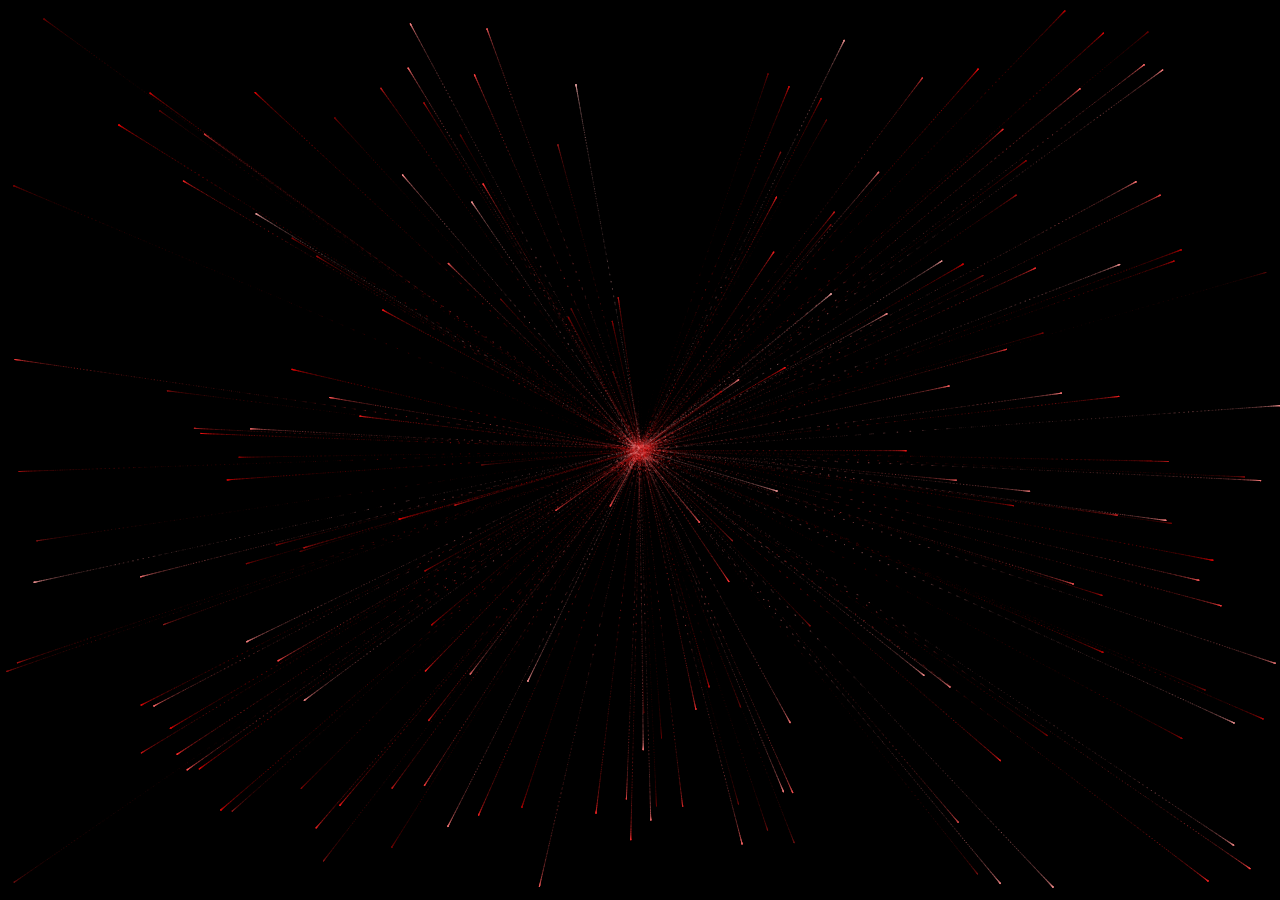
<file: json-server/traitim/heart.html>
<!DOCTYPE html>
<html lang="en">
<head>
    <meta charset="UTF-8">
    <meta http-equiv="X-UA-Compatible" content="IE=edge">
    <meta name="viewport" content="width=device-width, initial-scale=1.0">
    <link rel="shortcut icon"
        href="https://static.vecteezy.com/system/resources/thumbnails/004/974/002/small/human-heart-anatomy-glyph-icon-silhouette-symbol-negative-space-isolated-illustration-vector.jpg" />
    <title>Cát Tường</title>
    <style>
        canvas {
            position: absolute;
            left: 0;
            top: 0;
            width: 100%;
            height: 100%;
            background-color: rgba(0, 0, 0, .2);
        }
    </style>
</head>
<body>
    <canvas id="heart"></canvas>

    <script>
        window.requestAnimationFrame =
            window.__requestAnimationFrame ||
            window.requestAnimationFrame ||
            window.webkitRequestAnimationFrame ||
            window.mozRequestAnimationFrame ||
            window.oRequestAnimationFrame ||
            window.msRequestAnimationFrame ||
            (function () {
                return function (callback, element) {
                    var lastTime = element.__lastTime;
                    if (lastTime === undefined) {
                        lastTime = 0;
                    }
                    var currTime = Date.now();
                    var timeToCall = Math.max(1, 33 - (currTime - lastTime));
                    window.setTimeout(callback, timeToCall);
                    element.__lastTime = currTime + timeToCall;
                };
            })();
        window.isDevice = (/android|webos|iphone|ipad|ipod|blackberry|iemobile|opera mini/i.test(((navigator.userAgent || navigator.vendor || window.opera)).toLowerCase()));
        var loaded = false;
        var init = function () {
            if (loaded) return;
            loaded = true;
            var mobile = window.isDevice;
            var koef = mobile ? 0.5 : 1;
            var canvas = document.getElementById('heart');
            var ctx = canvas.getContext('2d');
            var width = canvas.width = koef * innerWidth;
            var height = canvas.height = koef * innerHeight;
            var rand = Math.random;
            ctx.fillStyle = "rgba(0,0,0,1)";
            ctx.fillRect(0, 0, width, height);

            var heartPosition = function (rad) {
                //return [Math.sin(rad), Math.cos(rad)];
                return [Math.pow(Math.sin(rad), 3), -(15 * Math.cos(rad) - 5 * Math.cos(2 * rad) - 2 * Math.cos(3 * rad) - Math.cos(4 * rad))];
            };
            var scaleAndTranslate = function (pos, sx, sy, dx, dy) {
                return [dx + pos[0] * sx, dy + pos[1] * sy];
            };

            window.addEventListener('resize', function () {
                width = canvas.width = koef * innerWidth;
                height = canvas.height = koef * innerHeight;
                ctx.fillStyle = "rgba(0,0,0,1)";
                ctx.fillRect(0, 0, width, height);
            });

            var traceCount = mobile ? 20 : 50;
            var pointsOrigin = [];
            var i;
            var dr = mobile ? 0.3 : 0.1;
            for (i = 0; i < Math.PI * 2; i += dr) pointsOrigin.push(scaleAndTranslate(heartPosition(i), 210, 13, 0, 0));
            for (i = 0; i < Math.PI * 2; i += dr) pointsOrigin.push(scaleAndTranslate(heartPosition(i), 150, 9, 0, 0));
            for (i = 0; i < Math.PI * 2; i += dr) pointsOrigin.push(scaleAndTranslate(heartPosition(i), 90, 5, 0, 0));
            var heartPointsCount = pointsOrigin.length;

            var targetPoints = [];
            var pulse = function (kx, ky) {
                for (i = 0; i < pointsOrigin.length; i++) {
                    targetPoints[i] = [];
                    targetPoints[i][0] = kx * pointsOrigin[i][0] + width / 2;
                    targetPoints[i][1] = ky * pointsOrigin[i][1] + height / 2;
                }
            };

            var e = [];
            for (i = 0; i < heartPointsCount; i++) {
                var x = rand() * width;
                var y = rand() * height;
                e[i] = {
                    vx: 0,
                    vy: 0,
                    R: 2,
                    speed: rand() + 5,
                    q: ~~(rand() * heartPointsCount),
                    D: 2 * (i % 2) - 1,
                    force: 0.2 * rand() + 0.7,
                    f: "hsla(0," + ~~(40 * rand() + 60) + "%," + ~~(60 * rand() + 20) + "%,.3)",
                    trace: []
                };
                for (var k = 0; k < traceCount; k++) e[i].trace[k] = { x: x, y: y };
            }

            var config = {
                traceK: 0.4,
                timeDelta: 0.01
            };

            var time = 0;
            var loop = function () {
                var n = -Math.cos(time);
                pulse((1 + n) * .5, (1 + n) * .5);
                time += ((Math.sin(time)) < 0 ? 9 : (n > 0.8) ? .2 : 1) * config.timeDelta;
                ctx.fillStyle = "rgba(0,0,0,.1)";
                ctx.fillRect(0, 0, width, height);
                for (i = e.length; i--;) {
                    var u = e[i];
                    var q = targetPoints[u.q];
                    var dx = u.trace[0].x - q[0];
                    var dy = u.trace[0].y - q[1];
                    var length = Math.sqrt(dx * dx + dy * dy);
                    if (10 > length) {
                        if (0.95 < rand()) {
                            u.q = ~~(rand() * heartPointsCount);
                        }
                        else {
                            if (0.99 < rand()) {
                                u.D *= -1;
                            }
                            u.q += u.D;
                            u.q %= heartPointsCount;
                            if (0 > u.q) {
                                u.q += heartPointsCount;
                            }
                        }
                    }
                    u.vx += -dx / length * u.speed;
                    u.vy += -dy / length * u.speed;
                    u.trace[0].x += u.vx;
                    u.trace[0].y += u.vy;
                    u.vx *= u.force;
                    u.vy *= u.force;
                    for (k = 0; k < u.trace.length - 1;) {
                        var T = u.trace[k];
                        var N = u.trace[++k];
                        N.x -= config.traceK * (N.x - T.x);
                        N.y -= config.traceK * (N.y - T.y);
                    }
                    ctx.fillStyle = u.f;
                    for (k = 0; k < u.trace.length; k++) {
                        ctx.fillRect(u.trace[k].x, u.trace[k].y, 1, 1);
                    }
                }
                //ctx.fillStyle = "rgba(255,255,255,1)";
                //for (i = u.trace.length; i--;) ctx.fillRect(targetPoints[i][0], targetPoints[i][1], 2, 2);

                window.requestAnimationFrame(loop, canvas);
            };
            loop();
        };

        var s = document.readyState;
        if (s === 'complete' || s === 'loaded' || s === 'interactive') init();
        else document.addEventListener('DOMContentLoaded', init, false);
    </script>
</body>
</html>
</file>
<file: json-server/traitim/style.css>
body {
    height: 100%;
    width: 100%;
    display: -webkit-box;
    display: -ms-flexbox;
    display: flex;
    -webkit-box-orient: vertical;
    -webkit-box-direction: normal;
        -ms-flex-direction: column;
            flex-direction: column;
    -webkit-box-pack: center;
        -ms-flex-pack: center;
            justify-content: center;
    -webkit-box-align: center;
        -ms-flex-align: center;
            align-items: center;
    
    background-color: #371B1B;
  }
  
  section {
    width: 100%;
    height: 100%; 
  }
  
  
  
  svg {
    position: fixed;
    z-index: 900;
    height: 90%;
    width: 100%;
    left: 0;
    top: 5%;
  }
  
  
  .st0{display:none;}
      .st1{fill:#D16B59;}
      .st2{fill:#7C5565;}
      .st3{fill:#FFA88E;}
      .st4{fill:#AD373E;}
      .st5{fill:#C16A66;}
      .st6{fill:#FF7265;}
      .st7{fill:#FE857F;}
      .st8{fill:#E68C79;}
      .st9{fill:#FFA38F;}
      .st10{fill:#FF6D5B;}
      .st11{fill:#8A3941;}
      .st12{fill:#D46A60;}
      .st13{fill:#FF887D;}
      .st14{fill:#A24D5D;}
      .st15{fill:#F08F78;}
      .st16{fill:#C74D44;}
      .st17{fill:#FF9383;}
      .st18{fill:#FF8973;}
      .st19{fill:transparent;}
      .st20{fill:#FB827C;}
      .st21{fill:#FBAB97;}
      .st22{fill:#BE4349;}
      .st23{fill:#FFAA97;}
      .st24{fill:#8B2C1F;}
      .st25{fill:#962E28;}
      .st26{fill:#952C21;}
      .st27{fill:#97211B;}
      .st28{fill:#590F1a;}
      .st29{fill:#981A11;}
      .st30{fill:#590F1a;}
      .st31{fill:#981D0B;}
      .st32{fill:#CE3F41;}
      .st33{fill:#FE6D68;}
      .st34{fill:#DB574C;}
      .st35{fill:#8D333A;}
      .st36{fill:#AF434D;}
      .st37{fill:#9D3733;}
      .st38{fill:#80262C;}
      .st39{fill:#872B33;}
      .st40{fill:#942C24;}
      .st41{fill:#B9424A;}
      .st42{fill:#AB404C;}
      .st43{fill:#9F3F36;}
      .st44{fill:#FF6B60;}
      .st45{fill:#95343A;}
      .st46{fill:#FF6C69;}
      .st47{fill:#FF545A;}
      .st48{fill:#DD5051;}
      .st49{fill:#FF6666;}
      .st50{fill:#FF5D57;}
      .st51{fill:#FF9781;}
      .st52{fill:#FB806E;}
      .st53{fill:#C85B54;}
      .st54{fill:#C5353E;}
      .st55{fill:#87363D;}
      .st56{fill:#AA3F3F;}
      .st57{fill:#DE645B;}
      .st58{fill:#FF6158;}
      .st59{fill:#C54947;}
      .st60{fill:#9A4546;}
      .st61{fill:#7D3238;}
      .st62{fill:#A0564B;}
      .st63{fill:#9E363D;}
      .st64{fill:#C14A41;}
      .st65{fill:#FA9A84;}
      .st66{fill:#C07160;}
      .st67{fill:#7D3337;}
      .st68{fill:transparent;}
      .st69{fill:#FF7E6E;}
      .st70{fill:#FD6D62;}
      .st71{fill:#79231F;}
      .st72{fill:#E46864;}
      .st73{fill:#AD3F34;}
      .st74{fill:#371B1B;}
      .st75{fill:#C55449;}
      .st76{fill:#FF6B5A;}
      .st77{fill:#D65257;}
      .st78{fill:#FCB6A4;}
      .st79{fill:#EF7A63;}
      .st80{fill:#FF9D93;}
      .st81{fill:#E78366;}
      .st82{fill:#FF796D;}
      .st83{fill:#922B36;}
      .st84{fill:#7F020F;}
      .st85{fill:#84030D;}
      .st86{fill:#8D0C1C;}
      .st87{fill:#A20D13;}
      .st88{fill:#84010D;}
      .st89{fill:#970013;}
      .st90{fill:#951310;}
      .st91{fill:#8A070F;}
      .st92{fill:#9D0005;}
      .st93{fill:#950205;}
      .st94{fill:#8B1C1D;}
      .st95{fill:#F2493B;}
      .st96{fill:#7B0512;}
      .st97{fill:#7B242E;}
      .st98{fill:#D04D55;}
      .st99{fill:#E78973;}
      .st100{fill:#F55B57;}
      .st101{fill:#A30114;}
      .st102{fill:#7F1F20;}
      .st103{fill:#60151D;}
      .st104{fill:#761D1F;}
      .st105{fill:#5E1C1C;}
      .st106{fill:#810C10;}
      .st107{fill:#7B0206;}
      .st108{fill:#790005;}
      .st109{fill:#860003;}
      .st110{fill:#760514;}
      .st111{fill:#6D0305;}
      .st112{fill:#883934;}
      .st113{fill:#7F0007;}
      .st114{fill:#7C5565;}
      .st115{fill:#7C5565;}
      .st116{fill:#931218;}
      .st117{fill:#AC5446;}
      .st118{fill:#8A383A;}
      .st119{fill:#690103;}
      .st120{fill:#8F090C;}
      .st121{fill:#7C5565;}
      .st122{fill:#973130;}
      .st123{fill:#FF8474;}
      .st124{fill:#78020F;}
      .st125{fill:#71060A;}
      .st126{fill:#6B020B;}
      .st127{fill:#7D000E;}
      .st128{fill:#790002;}
      .st129{fill:#FF9685;}
      .st130{fill:#AB4B42;}
      .st131{fill:#863B3C;}
      .st132{fill:#FF8C72;}
      .st133{fill:#A7413C;}
      .st134{fill:#912922;}
      .st135{fill:#8B302A;}
      .st136{fill:#FE574F;}
      .st137{fill:#632229;}
      .st138{fill:#590F1a;}
      .st139{display: none; fill:none;stroke:transparent;stroke-width:2;stroke-miterlimit:10;}
      .st140{fill:#9A2920;}
      .st141{fill:#5C2328;}
      .st142{fill:#AC4A5A;}
      .st143{fill:#783438;}
      .st144{fill:#902A1F;}
      .st145{fill:#9E2E27;}
      .st146{fill:#FF6057;}
      .st147{fill:#A14037;}
      .st148{fill:#E26360;}
      .st149{fill:#FF5953;}
      .st150{fill:#FE5B4E;}
      .st151{fill:#FF826E;}
      .st152{fill:#9B1121;}
      .st153{fill:#CE464A;}
      .st154{fill:#C02935;}
      .st155{fill:#FF8376;}
      .st156{fill:#590F1a;}
      .st157{fill:#AB3A2F;}
      .st158{fill:#CC4E4D;}
      .st159{fill:#C62334;}
      .st160{fill:#9E283C;}
      .st161{fill:#BE0E30;}
      .st162{fill:#B21128;}
      .st163{fill:#C92130;}
      .st164{fill:#A40C19;}
      .st165{fill:#AC1B2D;}
      .st166{fill:#FF464E;}
      .st167{fill:#D1363D;}
      .st168{fill:#C12238;}
      .st169{fill:#B01C2A;}
      .st170{fill:#D53840;}
      .st171{fill:#BA6B5A;}
      .st172{fill:#E8857E;}
      .st173{fill:#703E34;}
      .st174{fill:#B96353;}
      .st175{fill:#B35F59;}
      .st176{fill:#8A4841;}
      .st177{fill:#B44A4E;}
      .st178{fill:#DD6A56;}
      .st179{fill:#FF8778;}
      .st180{fill:#D27264;}
      .st181{fill:#E68271;}
      .st182{fill:#AE3D4C;}
      .st183{fill:#C64048;}
      .st184{fill:#7C5565;}
      .st185{fill:#E85954;}
      .st186{fill:#7C5565;}
      .st187{fill:#F26C5F;}
      .st188{fill:#CF4B4D;}
      .st189{fill:#B1271C;}
      .st190{fill:#962E28;}
      .st191{fill:#96332D;}
      .st192{fill:transparent;}
      .st193{fill:#92353D;}
      .st194{fill:#99000A;}
      .st195{fill:#9C0E10;}
      .st196{fill:#601E26;}
      .st197{fill:#863127;}
      .st198{fill:#A93B46;}
      .st199{fill:#A14B49;}
      .st200{fill:#853435;}
      .st201{fill:#7C5565;}
      .st202{fill:#5D1D22;}
      .st203{fill:#80535C;}
      .st204{fill:#590F1a;}
      .st205{fill:#79292E;}
      .st206{fill:#8B4044;}
      .st207{fill:#742326;}
      .st208{fill:#74252A;}
      .st209{fill:#892523;}
      .st210{fill:#9C1817;}
      .st211{fill:#4B1016;}
      .st212{fill:#D45A4F;}
      .st213{fill:#4D141C;}
      .st214{fill:#7B181C;}
      .st215{fill:#852A20;}
      .st216{fill:#C43538;}
      .st217{fill:#922725;}
      .st218{fill:#890A13;}
      .st219{fill:#E7433E;}
      .st220{fill:#AE3240;}
      .st221{fill:#771A1E;}
      .st222{fill:#8B0210;}
      .st223{fill:#6F090A;}
      .st224{fill:#7E0007;}
      .st225{fill:#680703;}
      .st226{fill:#821113;}
      .st227{fill:transparent;}
      .st228{fill:#700800;}
      .st229{fill:#760708;}
      .st230{fill:#73060B;}
      .st231{fill:#590904;}
      .st232{fill:#7C5565;}
      .st233{fill:#7C5565;}
      .st234{fill:#C74D50;}
      .st235{fill:#6F282A;}
      .st236{fill:#7C5565;}
      .st237{fill:#EB4B49;}
      .st238{fill:#A0303C;}
      .st239{fill:#F65350;}
      .st240{fill:#E15853;}
      .st241{fill:#7C5565;}
      .st242{fill:#6B4957;}
      .st243{fill:#E94945;}
      .st244{fill:#C13E43;}
      .st245{fill:#FA5443;}
      .st246{fill:#D63937;}
      .st247{fill:#FD6D5F;}
      .st248{fill:#D15A49;}
      .st249{fill:#C03937;}
      .st250{fill:#C15050;}
      .st251{fill:#FF8F7F;}
      .st252{fill:#DC4434;}
      .st253{fill:#87000A;}
      .st254{fill:#760D18;}
      .st255{fill:#C62D29;}
      .st256{fill:#F65146;}
      .st257{fill:#84151A;}
      .st258{fill:#FF4B51;}
      .st259{fill:#FF6B5F;}
      .st260{fill:#FF7373;}
      .st261{fill:#DD4145;}
      .st262{fill:#AC162C;}
      .st263{fill:#BC232B;}
      .st264{fill:#B80013;}
      .st265{fill:#8F0A1B;}
      .st266{fill:#B71E2B;}
      .st267{fill:#E75B4D;}
      .st268{fill:#C96459;}
      .st269{fill:#FF7A74;}
      .st270{fill:#EF5E54;}
      .st271{fill:#FF5348;}
      .st272{fill:#921F21;}
      .st273{fill:#8E2329;}
      .st274{fill:#691D24;}
      .st275{fill:#8F1520;}
      .st276{fill:#7E222B;}
      .st277{fill:#871C23;}
      .st278{fill:transparent;}
      .st279{fill:#AB2F37;}
      .st280{fill:#82242E;}
      .st281{fill:#670F1A;}
      .st282{fill:#FE796B;}
      .st283{fill:#FF8273;}
      .st284{fill:#FE7971;}
      .st285{fill:#841E21;}
      .st286{fill:#994A53;}
      .st287{fill:#7E3334;}
      .st288{fill:#B0433D;}
      .st289{fill:#BA5568;}
      .st290{fill:#901411;}
      .st291{fill:#9B1C21;}
      .st292{fill:#C43437;}
      .st293{fill:#942223;}
      .st294{fill:#A22635;}
      .st295{fill:#932729;}
      .st296{fill:#941325;}
      .st297{fill:#C03D49;}
      .st298{fill:#B33D50;}
      .st299{fill:#72101B;}
      .st300{fill:#9C1221;}
      .st301{fill:#371B1B;}
      .st302{fill:#AB1D29;}
      .st303{fill:#541017;}
      .st304{fill:#D73340;}
      .st305{fill:#B71E2E;}
      .st306{fill:#C53943;}
      .st307{fill:#AC2745;}
      .st308{fill:#A63B49;}
      .st309{fill:#BF2B3B;}
      .st310{fill:#B50325;}
      .st311{fill:#93090F;}
      .st312{fill:#AA1E20;}
      .st313{fill:#8D000D;}
      .st314{fill:#7C000A;}
      .st315{fill:#893530;}
      .st316{fill:#87091E;}
      .st317{fill:#77000F;}
      .st318{fill:#A31119;}
      .st319{fill:#7F161C;}
      .st320{fill:#A1122B;}
      .st321{fill:#AA1226;}
      .st322{fill:#FA5055;}
      .st323{fill:#9C1528;}
      .st324{fill:#FE6466;}
      .st325{fill:#860B12;}
      .st326{fill:#810515;}
      .st327{fill:#88211B;}
      .st328{fill:#590F1a;} /*vein*/
      .st329{fill:#951528;}
      .st330{fill:#3A181E;}
      .st331{fill:#932923;}
      .st332{fill:#7C5565;}
      .st333{fill:#9D4640;}
      .st334{fill:#9C4445;}
      .st335{fill:#A3252C;}
      .st336{fill:#7C5565;}
      .st337{fill:#A33238;}
      .st338{fill:#B74145;}
      .st339{fill:#FF9E95;}
      .st340{fill:#8C352D;}
      .st341{fill:#A97155;}
      .st342{fill:#933F35;}
      .st343{fill:#C57464;}
      .st344{fill:#E09E88;}
      .st345{fill:#904430;}
      .st346{fill:#FB6F67;}
      .st347{fill:#FF5049;}
      .st348{fill:#CF2D39;}
      .st349{fill:#BE2D3A;}
      .st350{fill:#A5151D;}
      .st351{fill:#931F15;}
      .st352{fill:#C3323F;}
      .st353{fill:#7C0D1F;}
      .st354{fill:#371B1B;}
      .st355{fill:none;}
  
  
   .low-poly {
    z-index: 200;
    -webkit-transform-origin: center;
            transform-origin: center;
  -webkit-animation: pulse-grow-main 0s ease-in-out 4s infinite alternate;
            animation: pulse-grow-main 0s ease-in-out 4s infinite alternate; /* 0.8*/
    opacity: 1;
   }
  
  
  .low-poly * {
   -webkit-animation: fill-ani 2s ease-in 3s backwards, pulse-grow-main 2.5s ease-out 4s infinite alternate;
           animation: fill-ani 2s ease-in 3s backwards, pulse-grow-main 0s ease-out 0s infinite alternate;
     stroke:transparent;
    stroke-width:1px;
    fill-opacity:1;
    stroke-dasharray: 2000;
    stroke-dashoffset: 0 ;
    transform-origin: 50%;
    
  }
  
  @-webkit-keyframes fill-ani {
    from {
      fill-opacity:0;
      stroke:#931F15;
      stroke-width:1px;
      stroke-dashoffset: 2000;
      }
  }
  
  @keyframes fill-ani {
    from {
      fill-opacity:0;
      stroke:#931F15;
      stroke-width:1px;
      stroke-dashoffset: 2000;
      }
  }
  
  /* TOP RIGHT */
  .st24, .st25, .st26, .st27, .st29, .st31, .st37, .st40, .st43, .st112, .st130, .st133, .st134, .st135, .st140, .st144, .st145, .st147, .st157, .st189, .st190, .st191, .st197, .st340, .st341, .st342, .st343, .st344, .st345 {
     -webkit-transform-origin: center;
             transform-origin: center;
    
            -webkit-animation: fill-ani 2s ease-in 2.5s backwards, pulse-grow-top .5s ease-in-out 3.5s infinite alternate;
    
                    animation: fill-ani 2s ease-in 2.5s backwards, pulse-grow-top .5s ease-in-out 3.5s infinite alternate;
    display: block;
    
  }
  
  .st190 {
     
    -webkit-animation: fill-ani 2s ease-in 2.5s backwards, pulse-grow-top-192 .5s ease-in-out 3.5s infinite alternate;
     
            animation: fill-ani 2s ease-in 2.5s backwards, pulse-grow-top-192 .5s ease-in-out 3.5s infinite alternate;
  }
  /* TOP RIGHT */
  
  
  /* TOP LEFT */
  .st94, .st102, .st104, .st209, .st215, .st216, .st217, .st221, .st254, .st257, .st272, .st273, .st274, .st275, .st276, .st277, .st279, .st280, .st281, .st285, .st290, .st291, .st292, .st293, .st295, .st299, .st312, .st319, .st325, .st327, .st331, .st335 {
    
    -webkit-transform-origin: center;
            transform-origin: center;
    
            -webkit-animation: fill-ani 2s ease-in 2s backwards, pulse-grow-top .5s ease-in-out 3s infinite alternate;
    
                    animation: fill-ani 2s ease-in 2s backwards, pulse-grow-top .5s ease-in-out 3s infinite alternate;
    display: block;
  }
  /* TOP LEFT */
  
  
  /* BOTTOM */
  .st84, .st85, .st86, .st87, .st88, .st89, .st90, .st91, .st92, .st93, .st96, .st106, .st107, .st108, .st109, .st110, .st111, .st113, .st116, .st119, .st120, .st122, .st124, .st125, .st126, .st127, .st128, .st152, .st154, .st159, .st160, .st161, .st162, .st163, .st164, .st165, .st168, .st169, .st194, .st195, .st210, .st212, .st214, .st218, .st220, .st222, .st223, .st224, .st225, .st226, .st228, .st229, .st230, .st231, .st253, .st262, .st263, .st264, .st265, .st266, .st289, .st294, .st296, .st297, .st298, .st300, .st302, .st304, .st305, .st306, .st307, .st308, .st309, .st310, .st311, .st313, .st314, .st316, .st317, .st318, .st320, .st321, .st322, .st323, .st326, .st329, .st349, .st350, .st351, .st352, .st353 {
     -webkit-transform-origin: center;
            transform-origin: center;
    
             -webkit-animation: fill-ani 2s ease-in 3s backwards, pulse-grow-bottom .5s ease-in-out 3s infinite alternate;
    
                   animation: fill-ani 2s ease-in 3s backwards, pulse-grow-bottom .5s ease-in-out 3s infinite alternate;
    display: block;
  }
  /* BOTTOM */
  
  
  
  /* Pulse Grow */
  
  
  
  @-webkit-keyframes pulse-grow-main {
    to {
     -webkit-transform: scale(.996);
             transform: scale(.996);
      
    }
  }
  
  
  
  @keyframes pulse-grow-main {
    to {
    
     -webkit-transform: scale(.996);
             transform: scale(.996);
      
    }
  }
  
  
  @-webkit-keyframes pulse-grow-top-192 {
    to {
     -webkit-transform: scale(1.04);
             transform: scale(1.04);
      
    }
  }
  
  @keyframes pulse-grow-top-192 {
    to {
     -webkit-transform: scale(1.04);
             transform: scale(1.04);
      
    }
  }
  
  
  
  
  @-webkit-keyframes pulse-grow-top {
    to {
             -webkit-transform: scale(1.09);
                     transform: scale(1.09);
      
    }
  }
  
  
  
  
  @keyframes pulse-grow-top {
    to {
             -webkit-transform: scale(1.09);
                     transform: scale(1.09);
      
    }
  }
  
  @-webkit-keyframes pulse-grow-bottom {
    to {
             -webkit-transform: scale(1.09);
                     transform: scale(1.09);
      
    }
  }
  
  @keyframes pulse-grow-bottom {
    to {
             -webkit-transform: scale(1.09);
                     transform: scale(1.09);
      
    }
  }
  
  
  @-webkit-keyframes opacity {
    from {
      stroke:transparent;
    stroke-width:1px;
    fill-opacity:0;
    stroke-dasharray: 2000;
    stroke-dashoffset: 0 ;
    }
  }
  
  
  @keyframes opacity {
    from {
      stroke:transparent;
    stroke-width:1px;
    fill-opacity:0;
    stroke-dasharray: 2000;
    stroke-dashoffset: 0 ;
    }
  }
  
  .st211 {
     stroke:transparent;
    stroke-width:1px;
    fill-opacity:1;
    stroke-dasharray: 2000;
    stroke-dashoffset: 0 ;
    -webkit-animation: opacity 2s ease-in 3s backwards;
            animation: opacity 2s ease-in 3s backwards;
    
  }
  
  .st328 {
     stroke:transparent;
    stroke-width:1px;
    fill-opacity:1;
    stroke-dasharray: 2000;
    stroke-dashoffset: 0 ;
    -webkit-animation: opacity 2s ease-in 3s backwards;
            animation: opacity 2s ease-in 3s backwards;
  }
  
  .st146, .st167 {
    
    -webkit-transform: scale(1.1);
    
            transform: scale(1.1);
    -webkit-transform-origin: center;
            transform-origin: center;
    -webkit-animation: fill-ani 2s ease-in 3s backwards;
            animation: fill-ani 2s ease-in 3s backwards;
    
  }
  
  .st256 {
    -webkit-transform-origin: center;
            transform-origin: center;
    -webkit-transform: scale(1.1);
            transform: scale(1.1);
    -webkit-animation: fill-ani 2s ease-in 3s backwards;
            animation: fill-ani 2s ease-in 3s backwards;
  }
  
  .st149 {
    -webkit-transform-origin: bottom;
            transform-origin: bottom;
    -webkit-transform: scale(1.3);
            transform: scale(1.3);
    -webkit-animation: fill-ani 2s ease-in 3s backwards;
            animation: fill-ani 2s ease-in 3s backwards;
  }
  
  .st347 {
    -webkit-transform-origin: center;
            transform-origin: center;
    -webkit-transform: scale(1.1);
            transform: scale(1.1);
    -webkit-animation: fill-ani 2s ease-in 3s backwards;
            animation: fill-ani 2s ease-in 3s backwards;
  }
</file>
